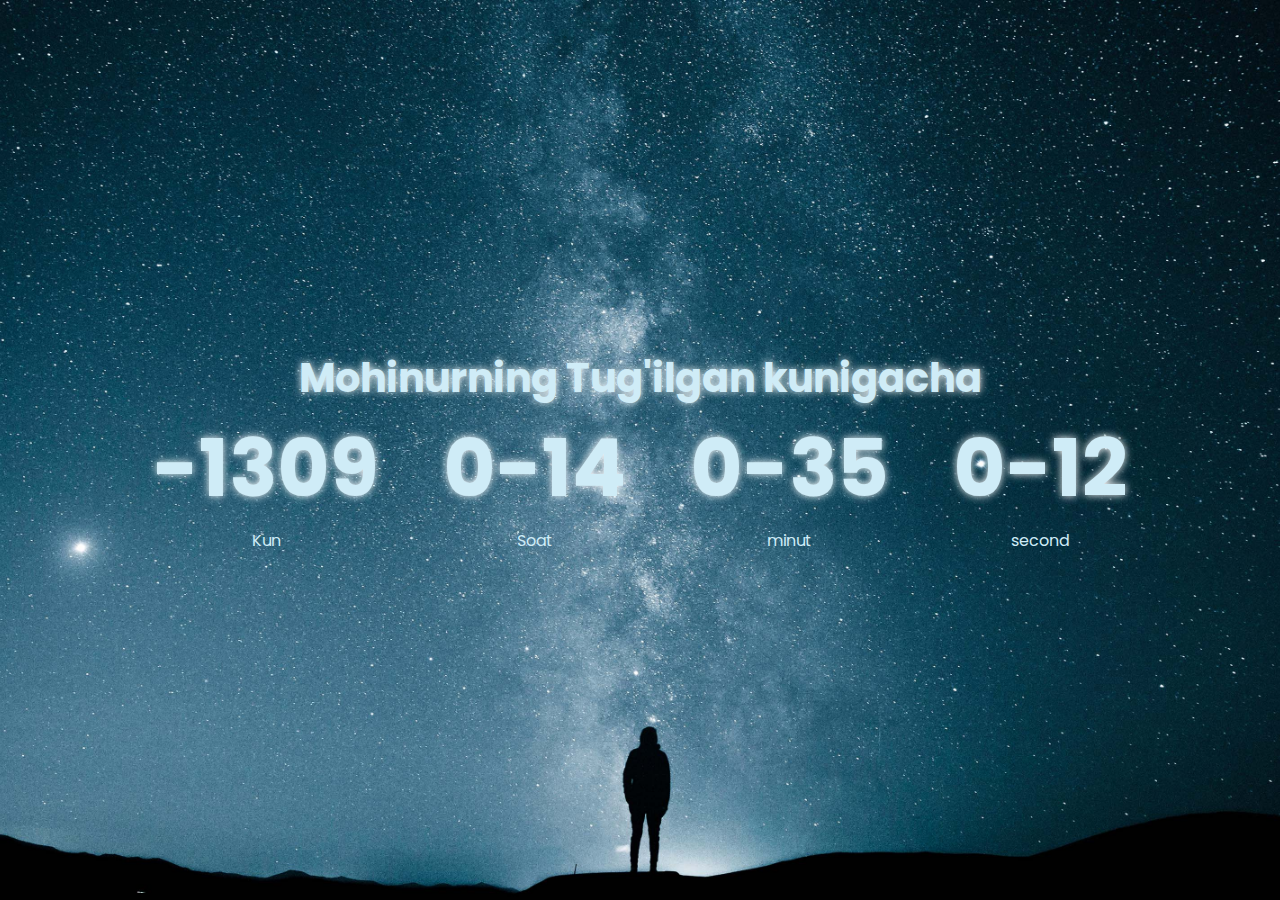
<file: countdown_timer/index.html>
<!DOCTYPE html>
<html lang="en">
  <head>
    <meta charset="UTF-8" />
    <meta http-equiv="X-UA-Compatible" content="IE=edge" />
    <meta name="viewport" content="width=device-width, initial-scale=1.0" />
    <title>Countdown Timer</title>
    <link rel="stylesheet" href="styled.css" />
    <script src="script.js" defer></script>
  </head>
  <body>
    <h1>
      <!-- Remaining time <br />
      until the new year -->
      <!-- Remaining time until <br />fajr prayer -->
      Mohinurning Tug'ilgan kunigacha
    </h1>
    <div class="countdown-container">
      <div class="days-c">
        <p class="big-text" id="days">0</p>
        <span>Kun</span>
      </div>
      <div class="hours-c">
        <p class="big-text" id="hours">0</p>
        <span>Soat</span>
      </div>
      <div class="minutes-c">
        <p class="big-text" id="minutes">0</p>
        <span>minut</span>
      </div>
      <div class="seconds-c">
        <p class="big-text" id="seconds">0</p>
        <span>second</span>
      </div>
    </div>
  </body>
</html>
</file>
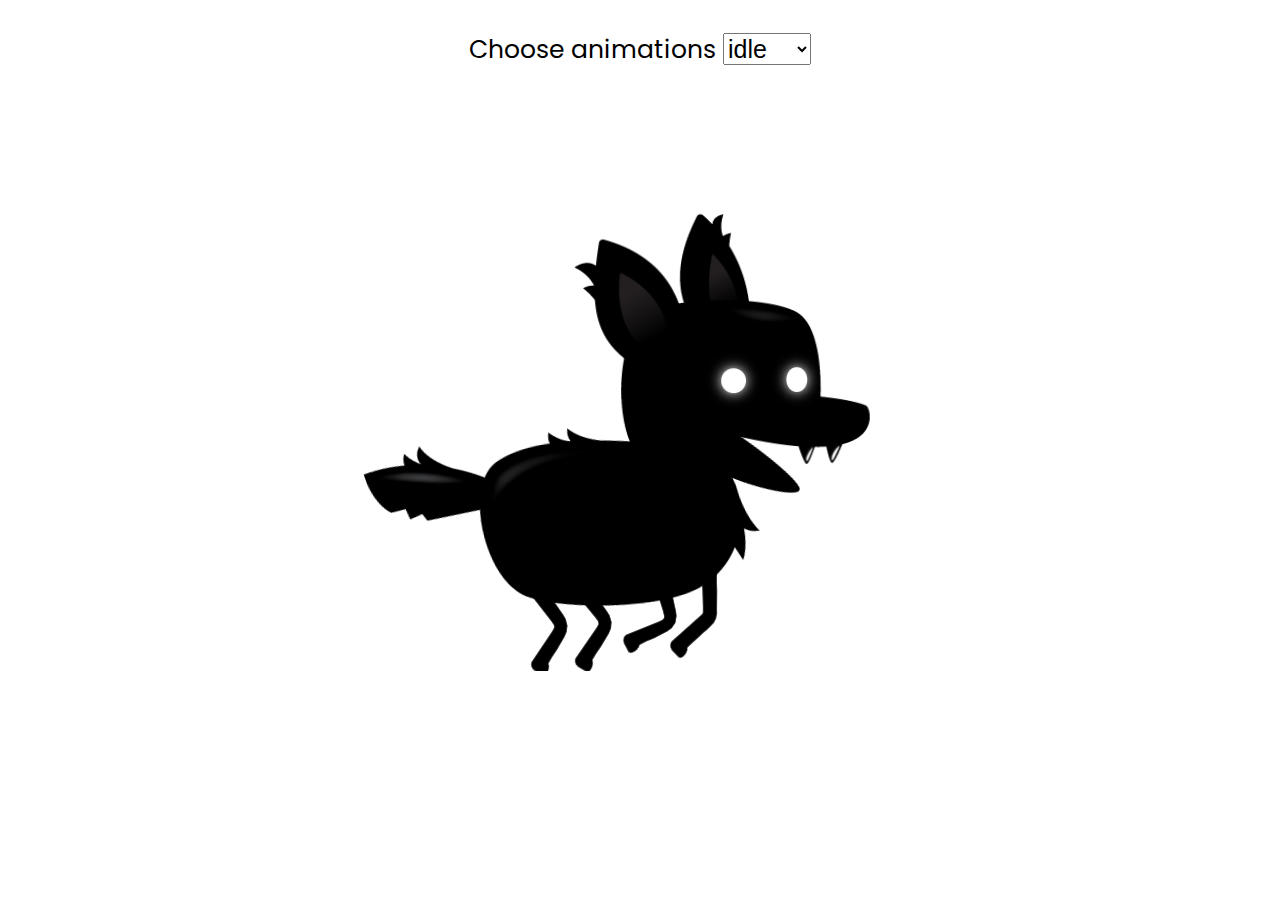
<file: Game/index.html>
<!DOCTYPE html>
<html lang="en">
  <head>
    <meta charset="UTF-8" />
    <meta http-equiv="X-UA-Compatible" content="IE=edge" />
    <meta name="viewport" content="width=device-width, initial-scale=1.0" />
    <title>Document</title>
    <link rel="stylesheet" href="styled.css" />
  </head>
  <body>
    <canvas id="canvas1"></canvas>

    <div class="controls">
      <label for="animations">Choose animations</label>
      <select name="animations" id="animations">

        <option value="idle">idle</option>
        <option value="jump">jump</option>
        <option value="fall">fall</option>
        <option value="run">run</option>
        <option value="dizzy">dizzy</option>
        <option value="sit">sit</option>
        <option value="roll">roll</option>
        <option value="bit">bit</option>
        <option value="ko">ko</option>
        <option value="getHit">getHit</option>
        
      </select>
    </div>
    <script src="script.js" defer></script>
  </body>
</html>
</file>
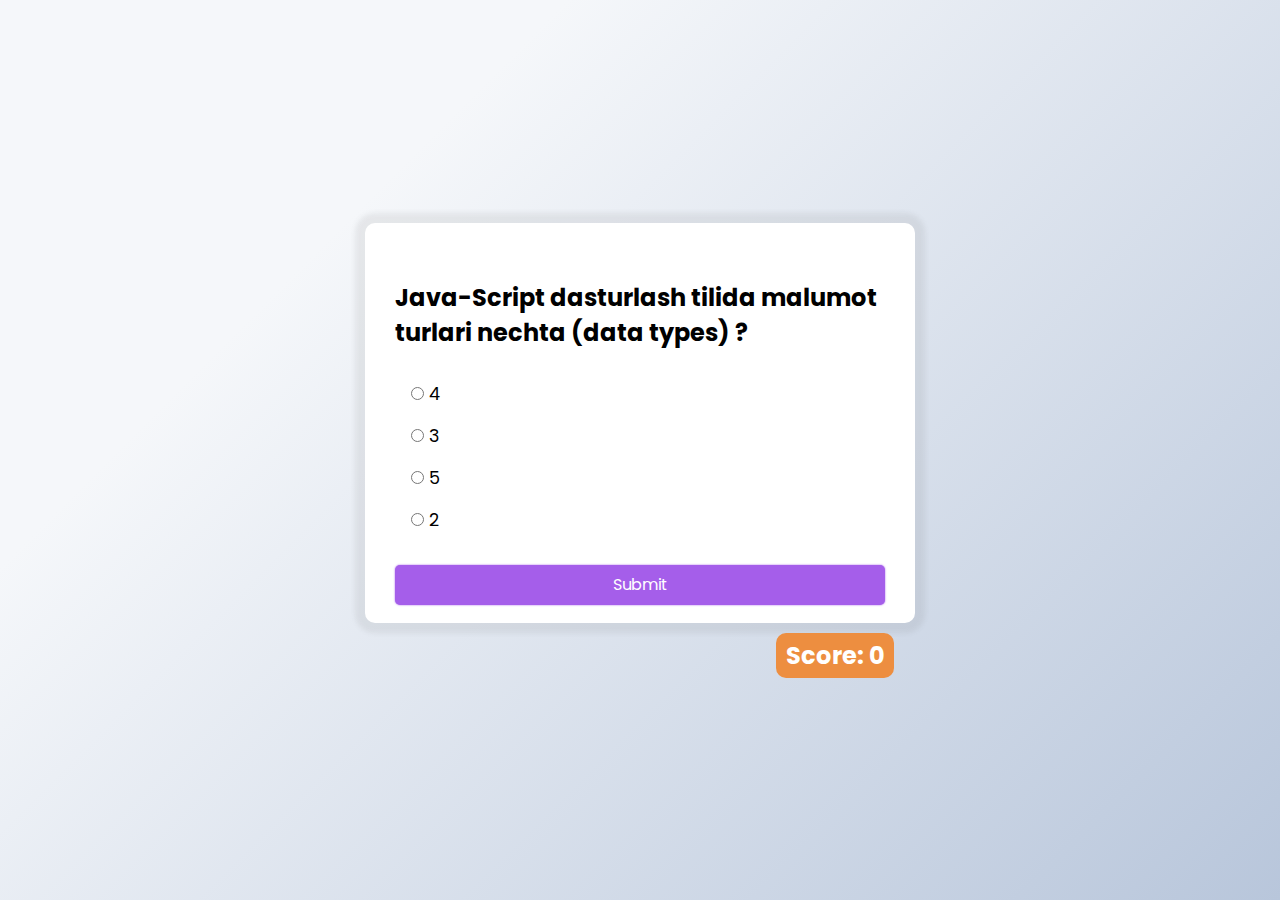
<file: quiz-app/index.html>
<!DOCTYPE html>
<html lang="en">
  <head>
    <meta charset="UTF-8" />
    <meta http-equiv="X-UA-Compatible" content="IE=edge" />
    <meta name="viewport" content="width=device-width, initial-scale=1.0" />
    <title>quiz app</title>
    <link rel="stylesheet" href="styled.css" />
    <script src="script.js" defer></script>
  </head>
  <body>
   
    <div class="quiz-c">
      <h2 id="question">Question Text</h2>
      <ul>
        <li>
          <input class="answer" type="radio" name="answer" id="a" /><label
            id="a_text"
            for="a"
            >Answer</label
          >
        </li>
        <li>
          <input class="answer" type="radio" name="answer" id="b" /><label
            for="b"
            id="b_text"
            >Answer</label
          >
        </li>
        <li>
          <input class="answer" type="radio" name="answer" id="c" /><label
            for="c"
            id="c_text"
            >Answer</label
          >
        </li>
        <li>
          <input class="answer" type="radio" name="answer" id="d" /><label
            for="d"
            id="d_text"
            >Answer</label
          >
        </li>
      </ul>
      <button id="submit">Submit</button>
    </div>
    <h2 id="score">Score: 0</h2>
  </body>
</html>
</file>
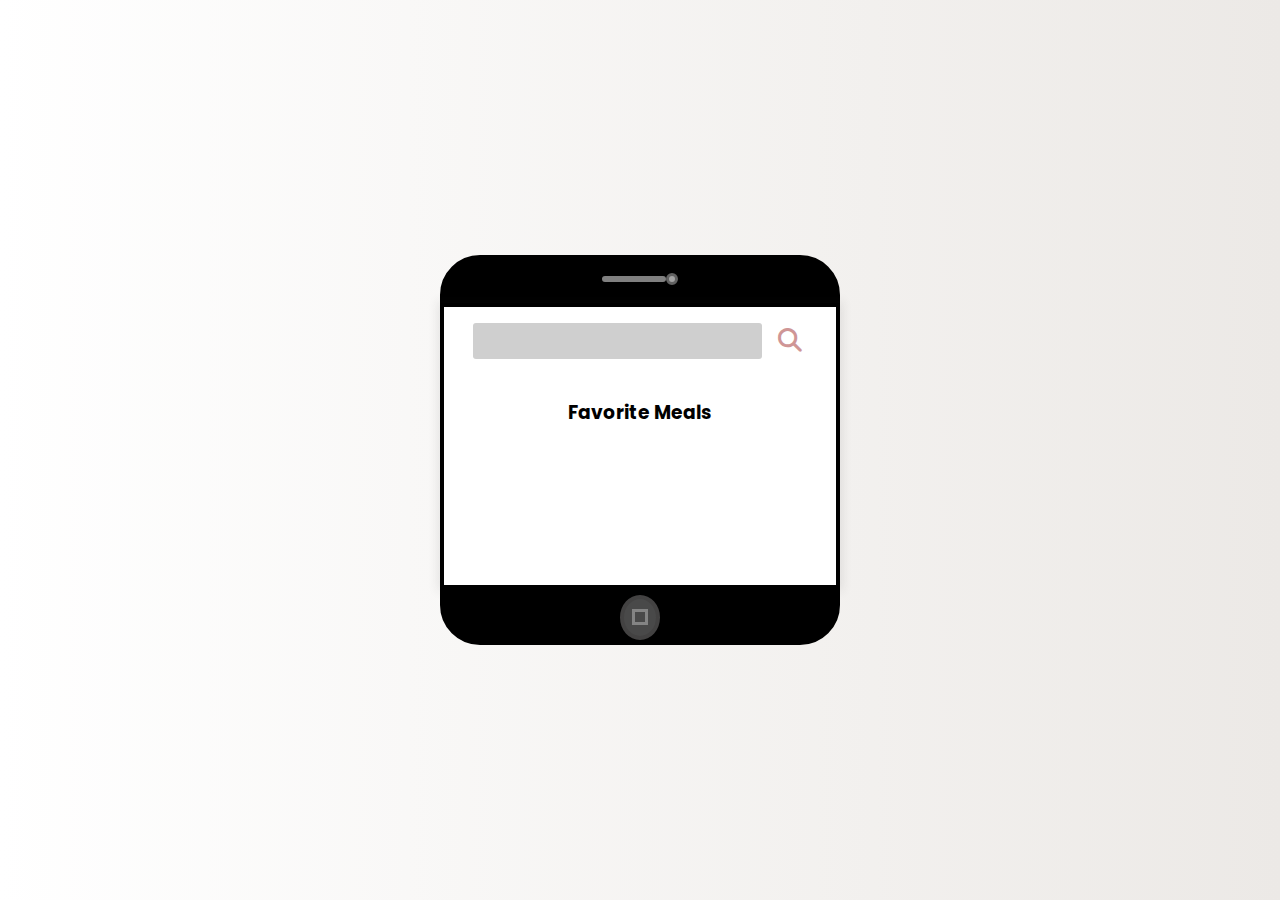
<file: recipy app/index.html>
<!DOCTYPE html>
<html lang="en">

<head>
  <meta charset="UTF-8" />
  <meta http-equiv="X-UA-Compatible" content="IE=edge" />
  <meta name="viewport" content="width=device-width, initial-scale=1.0" />
  <title>Recipes App</title>
  <link rel="stylesheet" href="styled.css" />
  <link rel="stylesheet" href="https://cdnjs.cloudflare.com/ajax/libs/font-awesome/6.2.0/css/all.min.css">
  <script src="script.js" defer></script>
</head>

<body>
  <div class="top">
    <div class="ear">
    </div>
    <div class="cam"></div>
  </div>
  <div class="mobile-container">
    <header>
      <input id="search-term" type="text">
      <button id="search"><i class="fas fa-search"></i></button>
    </header>
    <div class="fav-container">
      <h3>Favorite Meals</h3>
      <ul class="fav-meals" id="fav-meals">
       </div>
    <div class="meals" id="meals">

    </div>
  </div>

  <div class="popup-container hidden"  id="meal-popup">

    <div class="popup">

      <button id="close-popup" class="close-popup"><i class="fa-solid fa-rectangle-xmark"></i></button>

      <div class="meal-info" id="meal-info"></div>

    </div>
  </div>
  <div class="bottom">
    <div class="home">
      <div class="home_kub"></div>
    </div>
  </div>
</body>

</html>
</file>
<file: countdown_timer/styled.css>
@import url("https://fonts.googleapis.com/css2?family=Poppins&display=swap");
* {
  box-sizing: border-box;
  margin: 0;
  padding: 0;
}
body {
  background-image: url("946249.jpg");
  min-height: 100vh;
  text-align: center;
  background-size: cover;
  background-position: center;
  background-repeat: no-repeat;
  font-family: "Poppins", sans-serif;
  color: rgb(207, 236, 247);
  display: flex;
  align-items: center;
  justify-content: center;
  flex-direction: column;
}
h1 {
  text-shadow: 0px 0px 8px white;
  font-size: 2.5rem;
}
.big-text {
  font-size: 5rem;
  margin: 0 2rem;
  font-weight: bold;
  text-shadow: 0px 0px 8px white;
}
.countdown-container {
  display: flex;
  flex-wrap: wrap;
  justify-content: center;
  padding: 0px 40px;
}
span {
  font-size: 1rem;
}
div {
  text-align: center;
  /* width: 100%; */
}
</file>
<file: Game/styled.css>
@import url("https://fonts.googleapis.com/css2?family=Poppins:ital@1&display=swap");
* {
  box-sizing: border-box;
}
body {
  font-family: "Poppins", sans-serif;
  margin: 0px;
}

#canvas1{
  /* border: 5px solid black; */
  position: absolute;
  top: 50%;
  left: 50%;
transform: translate(-50%,-50%);
 width: 600px;
 height: 600px; 
}
.controls{
  position: absolute;
    top: 50px;
    left: 50%;
    transform: translate(-50%, -50%);
}
.controls, select, option {
  font-size: 25px;
}
</file>
<file: quiz-app/styled.css>
@import url("https://fonts.googleapis.com/css2?family=Poppins&display=swap");
* {
  box-sizing: border-box;
  margin: 0px;
  padding: 0px;
}
body {
  display: flex;
  align-items: center;
  justify-content: center;
  flex-direction: column;
  font-family: "Poppins", sans-serif;
  background-color: #b8c6db;
  background-image: linear-gradient(315deg, #b8c6db 0%, #f5f7fa 74%);
  min-height: 100vh;
}
.quiz-c {
  background-color: #ffff;
  width: 550px;
  height: 400px;
  border-radius: 10px;
  box-shadow: 0px 0px 5px 10px rgba(100, 100, 100, 0.1);
  padding: 50px 30px 10px 30px;
  display: flex;
  flex-direction: column;
  justify-content: space-around;
}
ul {
  list-style-type: none;
}
ul li {
  margin: 1rem 0rem;
  font-size: 1.1rem;
  margin-left: 1rem;
}
ul li input {
  margin-right: 5px;
  cursor: pointer;
}
button {
  height: 40px;
  background-color: #a55eea;
  color: white;
  font-family: inherit;
  border: none;
  display: block;
  font-size: 1rem;
  border-radius: 5px;
  cursor: pointer;
  box-shadow: 0px 0px 2px #a55eea;
}
button:active {
  transform: scale(0.98);
}
button:hover {
  background-color: #9740ed;
}
#score{
  background-color:#ed8e40 ;
  color: white;
  padding: 5px 10px;
  border-radius: 10px;
  margin-right: -390px;
  margin-top: 10px;
}
</file>
<file: recipy app/styled.css>
@import url("https://fonts.googleapis.com/css2?family=Poppins:ital@1&display=swap");
* {
  box-sizing: border-box;
}
body {
  font-family: "Poppins", sans-serif;
  margin: 0px;
  background: #ece9e6;
  background: -webkit-linear-gradient(to right, #ffffff, #ece9e6);
  background: linear-gradient(to right, #ffffff, #ece9e6);
  display: flex;
  justify-content: center;
  align-items: center;
  min-height: 100vh;
  flex-direction: column;
}
img {
  max-width: 100%;
}
.mobile-container {
  background-color: white;
  width: 400px;
  box-shadow: 0 0 10px 2px #3333331a;

  border: 4px solid black;
}
header {
  display: flex;
  align-items: center;
  justify-content: center;
  padding: 1rem;
}

header input {
  background-color: rgb(207, 207, 207);
  border: none;
  border-radius: 3px;
  padding: 0.5rem 1rem;
  font-family: inherit;
}
header button {
  background-color: transparent;
  border: none;
  font-size: 1.5rem;
  margin-left: 10px;
  color: rgb(207, 150, 150);
  cursor: pointer;
}

.fav-container {
  padding: 0.25rem 1rem;
  text-align: center;
}
.fav-meals {
  height: 120px;
  display: flex;
  overflow: auto;
  list-style-type: none;
  padding: 3px;
}
::-webkit-scrollbar {
  height: 10px;
  width: 10px;
  cursor: pointer;
}
::-webkit-scrollbar-track {
  box-shadow: inset 0 0 5px grey;
  border-radius: 10px;
  cursor: pointer;
}
::-webkit-scrollbar-thumb {
  background: rgb(215, 117, 117);
  width: 10px;
  border-radius: 10px;
  max-width: 10px;
}
.fav-meals li {
  max-width: 85px;
  min-width: 85px;
  position: relative;
}
.fav-meals li .close {
  background-color: transparent;
  border: none;
  position: absolute;
  top: -0.4rem;
  right: -0.4rem;
  font-size: 1.2rem;
  opacity: 0;
}
.fav-meals li:hover .close {
  transition: all 1s;
  opacity: 1;
  cursor: pointer;
}
.fav-meals li img {
  border-radius: 50%;
  height: 70px;
  width: 70px;
  object-fit: cover;
  border: 3px solid rgb(215, 117, 117);
  box-shadow: 0 0 10px 2px #3333331a;
}
.fav-meals li img:hover {
  margin-top: -2px;
  cursor: pointer;
  height: 73px;
  width: 73px;
}
.fav-meals li span {
  font-size: 0.9rem;
  display: inline-block;
  white-space: nowrap;
  overflow: hidden;
  width: 75px;
  text-overflow: ellipsis;
}

.meal {
  margin: 1.5rem;
  box-shadow: 0 0 10px 2px #3333331a;
  border-radius: 3px;
  overflow: hidden;
}

.meal-header {
  position: relative;
}

.random {
  position: absolute;
  top: 1rem;
  background-color: #fff;
  padding: 0.25rem 0.5rem;
  border-radius: 0px 3px 3px 0px;
  border-bottom: 3px solid red;
}
.meal:hover .more {
  display: inline-block;
}
.more {
  position: absolute;
  bottom: 1rem;
  right: 0;
  padding: 0.25rem 0.5rem;
  background-color: #fff;
  border-right: 5px solid greenyellow;
  border-bottom: 2px solid greenyellow;
  border-top: 2px solid greenyellow;
  cursor: pointer;
  display: none;
}
.more:hover i {
  padding-left: 4px;
  margin-right: -4px;
}

.meal-header img {
  height: 250px;
  width: 100%;
  object-fit: cover;
}

.meal-body {
  display: flex;
  align-items: center;
  justify-content: space-between;
  padding: 1rem;
  border-bottom: 3px solid red;
}

.meal-body h4 {
  margin: 0;
}

.meal-body .fav-btn {
  background-color: transparent;
  border: none;
  font-size: 1.2rem;
  cursor: pointer;
  color: #abaaaa;
}

.meal-body .fav-btn.active {
  color: rebeccapurple;
}

.popup-container {
  background-color: rgba(0, 0, 0, 0.5);
  display: flex;
  align-items: center;
  justify-content: center;
  position: fixed;
  left: 0;
  right: 0;
  top: 0;
  bottom: 0;
}
.hidden {
  opacity: 0;
  pointer-events: none;
}
.popup {
  background-color: #fff;
  border-radius: 5px;
  max-width: 600px;
  overflow: auto;
  width: 100%;
  padding: 0 3rem;
  max-height: 100vh;
  position: relative;
  width: 100%;
}

.meal-info h1 {
  text-align: center;
}
.meal-info img {
  border-radius: 5px;
}
.close-popup {
  background-color: transparent;
  position: absolute;
  border: none;
  font-size: 2rem;
  top: 1rem;
  right: 0.8rem;
  cursor: pointer;
  color: red;
}
.close-popup:hover {
  color: rgb(0, 213, 255);
}
.close-popup:active {
  transform: scale(0.9);
}
.top {
  border: 3px solid black;
  height: 3rem;
  width: 400px;
  background-color: black;
  border-radius: 40px 40px 0px 0px;
  display: flex;
  align-items: center;
  justify-content: center;
}
.ear {
  border: 3px solid gray;
  background-color: gray;
  width: 4rem;
  height: 2px;
  border-radius: 15px;
}
.cam {
  width: 12px;
  height: 12px;
  border: 3px solid rgb(97, 97, 97);
  background-color: #a4a4a4;
  border-radius: 50%;
  padding-left: 2px;
}
.bottom {
  border: 3px solid black;
  height: 3.5rem;
  width: 400px;
  background-color: black;
  border-radius: 0px 0px 40px 40px;
  display: flex;
  align-items: center;
  justify-content: center;
}
.home {
  height: 2.8rem;
  width: 2.5rem;
  border: 4px solid rgb(67, 66, 66);
  border-radius: 50%;
  background-color: rgb(73, 73, 73);
  display: flex;
  align-items: center;
  justify-content: center;
}
.home_kub {
  height: 1rem;
  width: 1rem;
  border: 3px solid rgb(132, 132, 132);
}
</file>
